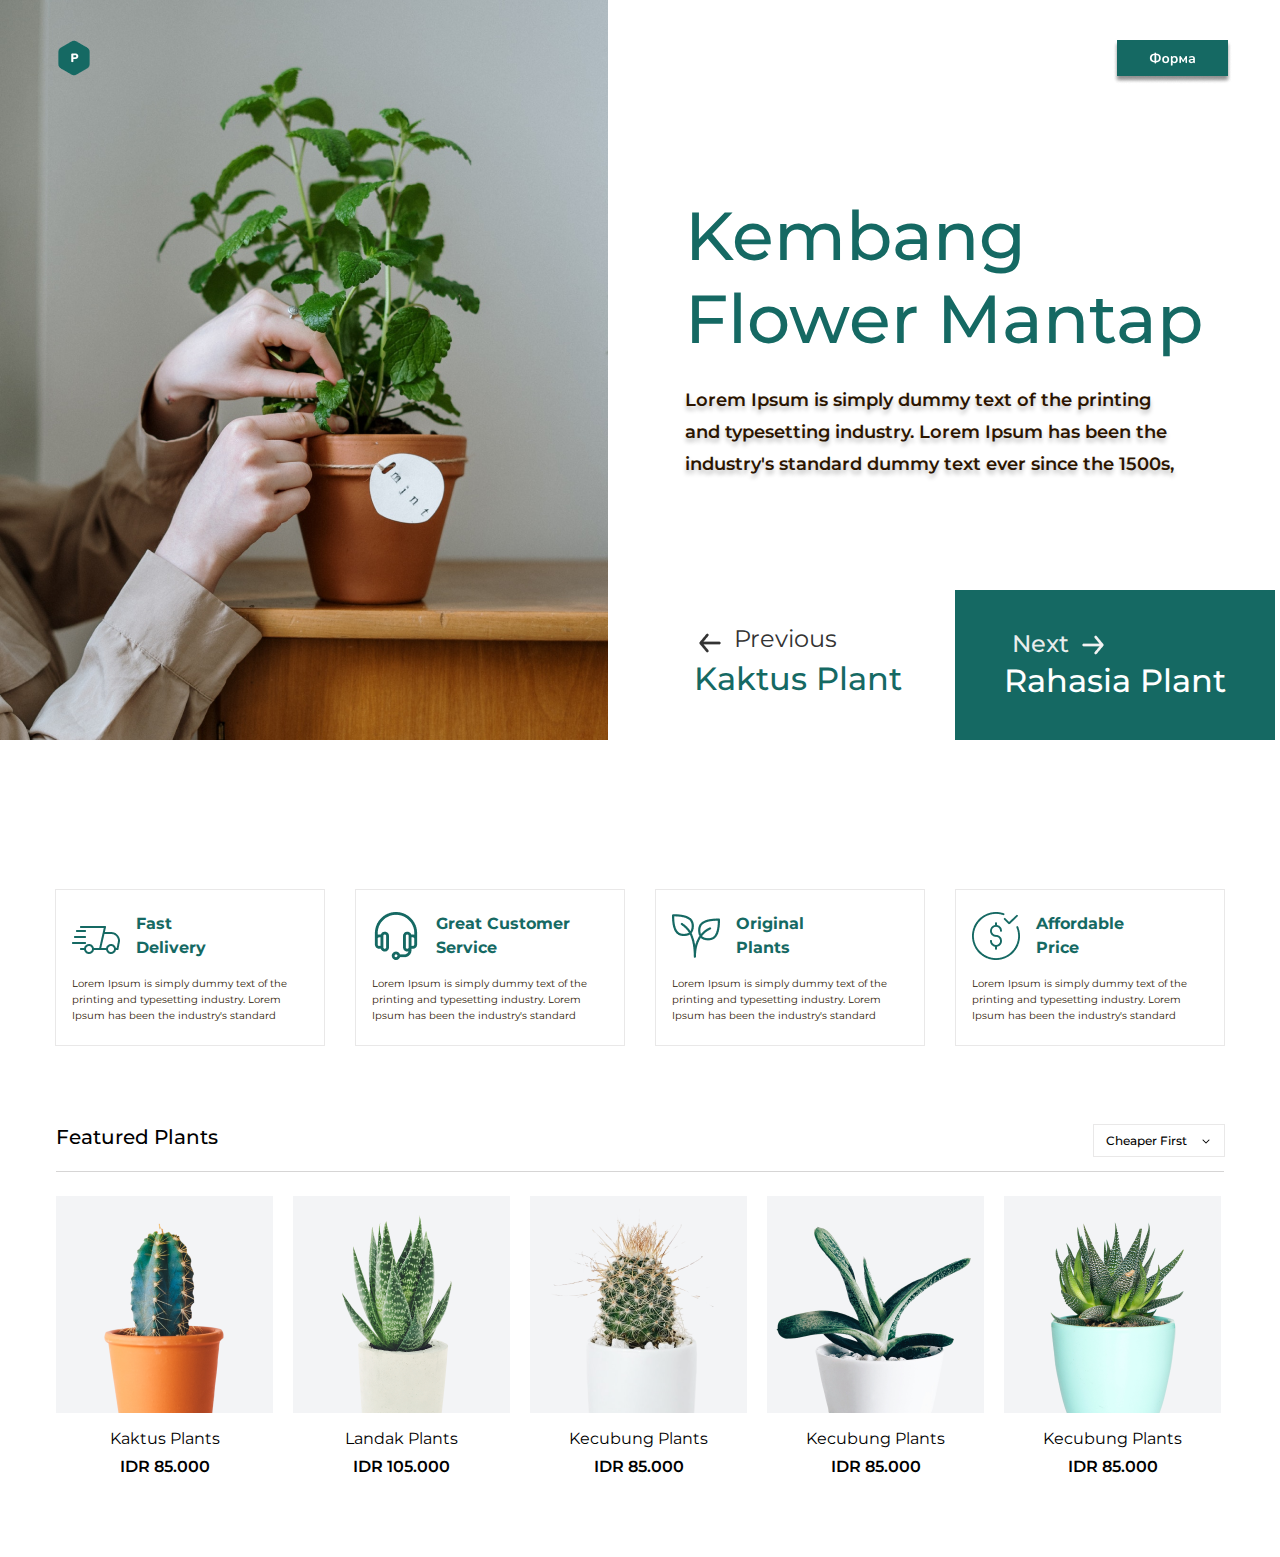
<file: index.html>
<!DOCTYPE html>
<html lang="en">
  <head>
    <meta charset="UTF-8" />
    <meta http-equiv="X-UA-Compatible" content="IE=edge" />
    <meta name="viewport" content="width=device-width, initial-scale=1.0" />
    <link rel="stylesheet" href="style.css" />
    <link rel="stylesheet" href="modal.html" />
    <title>Document</title>
  </head>
  <body>
      <div class="body"><div class="heder">
      <div class="ava">
        <a> <img class="bt" src="img/Frame 26.png" alt="bt" /> </a>
        <img class="bt1" src="img/MaskGroupvvvv.png " alt="ava" />
      </div>
      <div>
        <div>
          <a href="modal.html">
            <img class="button" src="img/Frame 3.png" alt="Форма" />
          </a>
        </div>
        <div class="info">
          <div class="txt1">
            Kembang
            <p>Flower Mantap</p>
          </div>
          <div class="txt2">
            Lorem Ipsum is simply dummy text of the printing
            <p>
              and typesetting industry. Lorem Ipsum has been the industry's
              standard dummy text ever since the 1500s,
            </p>
          </div>
        </div>
        <div class="knopki">
          <a href="#">
            <div class="left">
              <div class="left1">
                <div>
                  <img src="img/arrow-back-outline (1) 1.png" alt="" />
                </div>
                <div class="previous">Previous</div>
              </div>
              <div class="kaktus">Kaktus Plant</div>
            </div>
          </a>

          <a href="#">
            <div class="right">
              <div class="right1">
                <div class="next">Next</div>
                <div>
                  <img
                    class="strela"
                    src="img/arrow-back-outline (2).png"
                    alt=""
                  />
                </div>
              </div>
              <div class="plant">Rahasia Plant</div>
            </div>
          </a>
        </div>
      </div>
    </div>
    <div class="main">
      <div class="cards">
        <div class="card">
          <div><img src="img/fast 1.png" alt="car" /></div>
          <div class="fast">
            Fast
            <p>Delivery</p>
          </div>
        </div>
        <div class="podpis">
          Lorem Ipsum is simply dummy text of the printing and typesetting
          industry. Lorem Ipsum has been the industry's standard
        </div>
      </div>
      <div class="cards">
        <div class="card">
          <div><img src="img/headphones 1.png" alt="car" /></div>
          <div class="fast">
            Great Customer
            <p>Service</p>
          </div>
        </div>
        <div class="podpis">
          Lorem Ipsum is simply dummy text of the printing and typesetting
          industry. Lorem Ipsum has been the industry's standard
        </div>
      </div>
      <div class="cards">
        <div class="card">
          <div><img src="img/plant 1.png" alt="car" /></div>
          <div class="fast">
            Original
            <p>Plants</p>
          </div>
        </div>
        <div class="podpis">
          Lorem Ipsum is simply dummy text of the printing and typesetting
          industry. Lorem Ipsum has been the industry's standard
        </div>
      </div>
      <div class="cards">
        <div class="card">
          <div><img src="img/dollar-symbol 1.png" alt="car" /></div>
          <div class="fast">
            Affordable
            <p>Price</p>
          </div>
        </div>
        <div class="podpis">
          Lorem Ipsum is simply dummy text of the printing and typesetting
          industry. Lorem Ipsum has been the industry's standard
        </div>
      </div>
    </div>
    <div class="footer">
      <div class="foothead">
        <div class="foottxt">Featured Plants</div>
        <div class="footbut">
          <button>
            <div class="buttxt">
              Cheaper First
              <img class="butimg" src="img/chevron-down (1) 1.png" alt="" />
            </div>
          </button>
        </div>
      </div>
      <div class="butcards">
        <div class="butcard">
          <div><img src="img/Mask Group.png" alt=""></div>
          <div>
            <div class="namepr">Kaktus Plants</div>
            <div class="price">IDR 85.000</div>
          </div>
        </div>
        <div class="butcard">
            <div><img src="img/Mask Group (1).png" alt=""></div>
            <div>
              <div class="namepr">Landak Plants</div>
              <div class="price">IDR 105.000</div>
            </div>
          </div>
          <div class="butcard">
            <div><img src="img/Mask Group3.png" alt=""></div>
            <div>
              <div class="namepr">Kecubung Plants</div>
              <div class="price">IDR 85.000</div>
            </div>
          </div>
          <div class="butcard">
            <div><img src="img/Mask Group4.png" alt=""></div>
            <div>
              <div class="namepr">Kecubung Plants</div>
              <div class="price">IDR 85.000</div>
            </div>
          </div>
          <div class="butcard">
            <div><img src="img/Mask Group5.png" alt=""></div>
            <div>
              <div class="namepr">Kecubung Plants</div>
              <div class="price">IDR 85.000</div>
            </div>
          </div>
      </div>
    </div></div>
    
  </body>
</html>
</file>
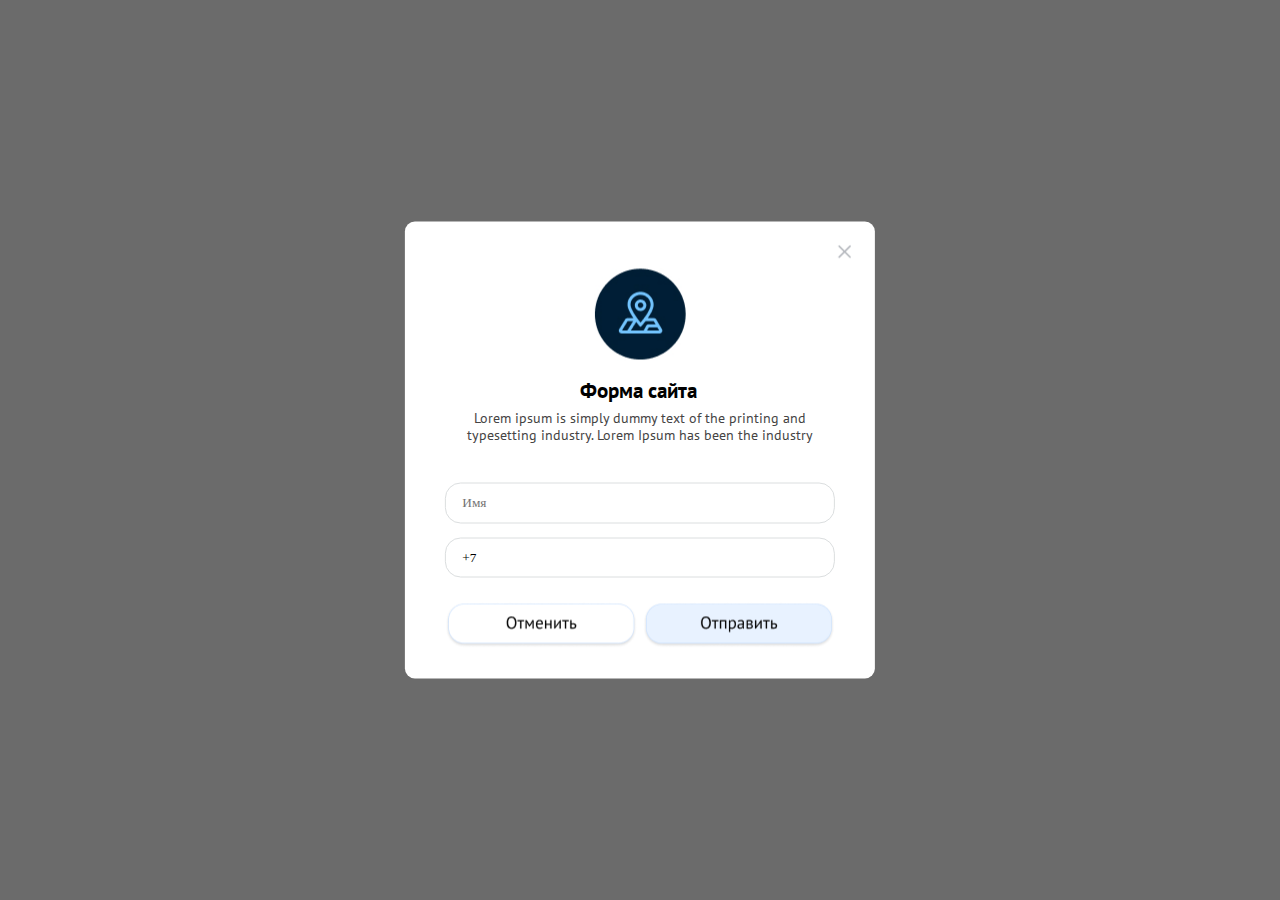
<file: modal.html>
<!DOCTYPE html>
<html lang="en">
  <head>
    <meta charset="UTF-8" />
    <meta http-equiv="X-UA-Compatible" content="IE=edge" />
    <meta name="viewport" content="width=device-width, initial-scale=1.0" />
    <link rel="stylesheet" href="modal.css" />

    <title>Document</title>
  </head>
  <body class="fon">
    <div class="modal1">
        <a href="index.html"><img class="krest" src="img/X.png" alt="krest"></a>
      <img class="imgmodal" src="img/aaaaa.jpg" alt=""/>
      <div class="form">
        <div class="form1">Форма сайта</div>
        <div class="forminfo">
          Lorem ipsum is simply dummy text of the printing and
          <p>typesetting industry. Lorem Ipsum has been the industry</p>
        </div>
      </div>
      <div class="reg">
        <div class="name">
            <input placeholder="Имя" type="text" name="Имя" value="" />
        </div>
        <div class="name">
          <input placeholder="Номер телефона" type="tel" name="Имя" value="+7"/>
        </div>
      </div>
      <div class="modalbut">
          <a href="index.html"><img src="img/Frame 1116.png" alt=""></a>
          <a href="https://jsonplaceholder.typicode.com/todos"><img src="img/Frame 1115.png" alt=""></a>
        </div>
    </div>
  </body>
</html>
</file>
<file: style.css>
@import url("https://fonts.googleapis.com/css2?family=Montserrat:wght@400;700&display=swap");

* {
  padding: 0;
  margin: 0;
  border: 0;
}
*,
*:before,
*:after {
  -moz-box-sizing: border-box;
  -webkit-box-sizing: border-box;
  box-sizing: border-box;
}
:focus,
:active {
  outline: none;
}
a:focus,
a:active {
  outline: none;
}
nav,
footer,
header,
aside {
  display: block;
}
html,
body {
  height: 100%;
  width: 100%;
  font-size: 100%;
  line-height: 1;
  font-size: 14px;
  -ms-text-size-adjust: 100%;
  -moz-text-size-adjust: 100%;
  -webkit-text-size-adjust: 100%;
}
input,
button,
textarea {
  font-family: inherit;
}
input::-ms-clear {
  display: none;
}
button {
  cursor: pointer;
}
button::-moz-focus-inner {
  padding: 0;
  border: 0;
}
a,
a:visited {
  text-decoration: none;
}
a:hover {
  text-decoration: none;
}
ul li {
  list-style: none;
}
img {
  vertical-align: top;
}
h1,
h2,
h3,
h4,
h5,
h6 {
  font-size: inherit;
  font-weight: inherit;
}

body{
    margin-left: auto;
    margin-right: auto;
}

.bt {
  position: absolute;
  z-index: -2;
  padding-top: 40px;
  padding-left: 56px;
}

.bt1 {
  position: relative;
  z-index: -5;
}

.heder {
  display: flex;
}

.button {
  padding-top: 40px;
  padding-left: 505px;
}

.info {
  width: 519px;
  height: 286px;
  margin-top: 110px;
  margin-left: 77px;
}

.txt1 {
  height: 166px;
  left: 0px;
  top: 0px;
  font-family: "Montserrat";
  font-style: normal;
  font-weight: 500;
  font-size: 68px;
  line-height: 83px;
  color: #156963;
}

.txt2 {
  padding-top: 24px;
  left: 0px;
  top: 190px;
  font-family: "Montserrat";
  font-style: normal;
  font-weight: 600;
  font-size: 18px;
  line-height: 32px;
  color: #2c1500;
  text-shadow: 0px 4px 4px rgba(0, 0, 0, 0.25);
}

.knopki {
  display: flex;
  width: 586px;
  height: 160px;
  margin-top: 110px;
  margin-left: 86px;
}

.left {
  padding: 37px 53px 38px 0px;
}

.left1 {
  display: flex;
}

.previous {
  width: 105px;
  height: 29px;
  font-family: "Montserrat";
  font-style: normal;
  font-size: 24px;
  color: #333333;
  flex: none;
  margin: 0px 8px;
}

.kaktus {
  width: 208px;
  height: 39px;
  left: 699px;
  top: 663px;
  font-family: "Montserrat";
  font-style: normal;
  font-weight: 500;
  font-size: 32px;
  line-height: 39px;
  color: #156963;
}

.right {
  padding: 39px 49px;
  background: #156963;
  width: 320px;
  height: 150px;
}

.right1 {
  display: flex;
}

.next {
  width: 57px;
  height: 29px;
  font-family: "Montserrat";
  font-style: normal;
  font-weight: 500;
  font-size: 24px;
  line-height: 29px;
  color: #f5f5f5ef;
  margin: 0px 8px;
}

.plant {
  width: 222px;
  height: 39px;
  left: 1009px;
  top: 665px;
  font-family: "Montserrat";
  font-style: normal;
  font-weight: 500;
  font-size: 32px;
  line-height: 39px;
  color: #ffffff;
}

.main {
  display: flex;
  width: 1168px;
  height: 155px;
  background-color: rgb(255, 255, 255);
  margin-top: 140px;
  margin-left: 56px;
}

.podpis {
  width: 236px;
  height: 48px;
  padding-top: 16px;
  font-family: "Montserrat";
  font-style: normal;
  font-weight: 400;
  font-size: 10px;
  line-height: 16px;
  color: #2c1500;
}

.cards {
  margin-right: 32px;
  padding: 22px 16px 21px;
  outline: 1px solid rgb(233, 232, 232);
}

.card {
  display: flex;
}

.fast {
  padding-left: 16px;
  font-family: "Montserrat";
  font-style: normal;
  font-weight: 700;
  font-size: 16px;
  line-height: 24px;
  color: #156963;
}

.footer {
  padding: 80px 56px;
}

.foothead {
  position: relative;
  display: flex;
  border-bottom: 1px solid rgb(214, 213, 213);
  padding-bottom: 22px;
}

.foottxt {
  width: 162px;
  height: 24px;
  font-family: "Montserrat";
  font-style: normal;
  font-weight: 500;
  font-size: 20px;
  line-height: 24px;
  color: #000000;
  flex: none;
}

button {
  background-color: #fff;
}

.footbut {
  position: absolute;
  right: 0px;
  display: flex;
  width: 130px;
  height: 31px;
  outline: 1px solid rgb(233, 232, 232);
}

.buttxt {
  padding: 8px 12px;
  font-family: "Montserrat";
  font-style: normal;
  font-weight: 500;
  font-size: 12px;
  line-height: 15px;
  color: #000000;
}

.butimg {
  margin-top: 2px;
  padding-left: 10px;
}

.butcards {
    display: flex;
  margin-top: 24px;
}

.butcard{
    padding-right: 20px;
}

.namepr {
    padding-top: 16px;
    padding-bottom: 8px;
    text-align: center;
  font-family: "Montserrat";
  font-style: normal;
  font-weight: 400;
  font-size: 16px;
  line-height: 20px;
  color: #000000;
}

.price{
            font-family: 'Montserrat';
    font-style: normal;
    font-weight: 600;
    font-size: 16px;
    line-height: 20px;
        text-align: center;
        color: #000000;
    
}
</file>
<file: modal.css>
@import url("https://fonts.googleapis.com/css2?family=PT Sans:wght@400;700&display=swap");

* {
  padding: 0;
  margin: 0;
  border: 0;
}
*,
*:before,
*:after {
  -moz-box-sizing: border-box;
  -webkit-box-sizing: border-box;
  box-sizing: border-box;
}
:focus,
:active {
  outline: none;
}
a:focus,
a:active {
  outline: none;
}
nav,
footer,
header,
aside {
  display: block;
}
html,
body {
  height: 100%;
  width: 100%;
  font-size: 100%;
  line-height: 1;
  font-size: 14px;
  -ms-text-size-adjust: 100%;
  -moz-text-size-adjust: 100%;
  -webkit-text-size-adjust: 100%;
}
input,
button,
textarea {
  font-family: inherit;
}
input::-ms-clear {
  display: none;
}
button {
  cursor: pointer;
}
button::-moz-focus-inner {
  padding: 0;
  border: 0;
}
a,
a:visited {
  text-decoration: none;
}
a:hover {
  text-decoration: none;
}
ul li {
  list-style: none;
}
img {
  vertical-align: top;
}
h1,
h2,
h3,
h4,
h5,
h6 {
  font-size: inherit;
  font-weight: inherit;
}

.fon {
  position: relative;
  background-color: rgb(107, 107, 107);
}

.modal1 {
  position: absolute;
  top: 50%;
  left: 50%;
  margin-right: -50%;
  transform: translate(-50%, -50%);
  background-color: #fff;
  width: 470.24px;
  height: 457px;
  border-radius: 10px;
}

.imgmodal {
  margin-top: 10px;
  display: block;
  margin-left: auto;
  margin-right: auto;
}

.form {
  padding-top: 19px;
}

.form1 {
  display: block;
  margin-left: auto;
  margin-right: auto;
  width: 120px;
  font-family: "PT Sans";
  font-style: normal;
  font-weight: 700;
  font-size: 21px;
  color: #000000;
}
.forminfo {
  padding-top: 9px;
  display: block;
  margin-left: auto;
  margin-right: auto;
  width: 389.55px;
  line-height: 121.5%;
  font-family: "PT Sans";
  font-style: normal;
  text-align: center;
  color: #454444;
}

.reg{
     padding: 39px 40.39px;

}

.name {
    padding-left: 16px;
  display: flex;
  flex-direction: row;
  align-items: center;
  width: 389.55px;
  height: 40.65px;
  border: 0.630345px solid #dbdedf;
  box-sizing: border-box;
  border-radius: 15.7586px;
  margin-bottom: 14.19px;
}

.modalbut{
    margin: -30px 40.34px ;
}

.krest{
    margin-top: 23px;
    margin-left: 433px;
}
</file>
